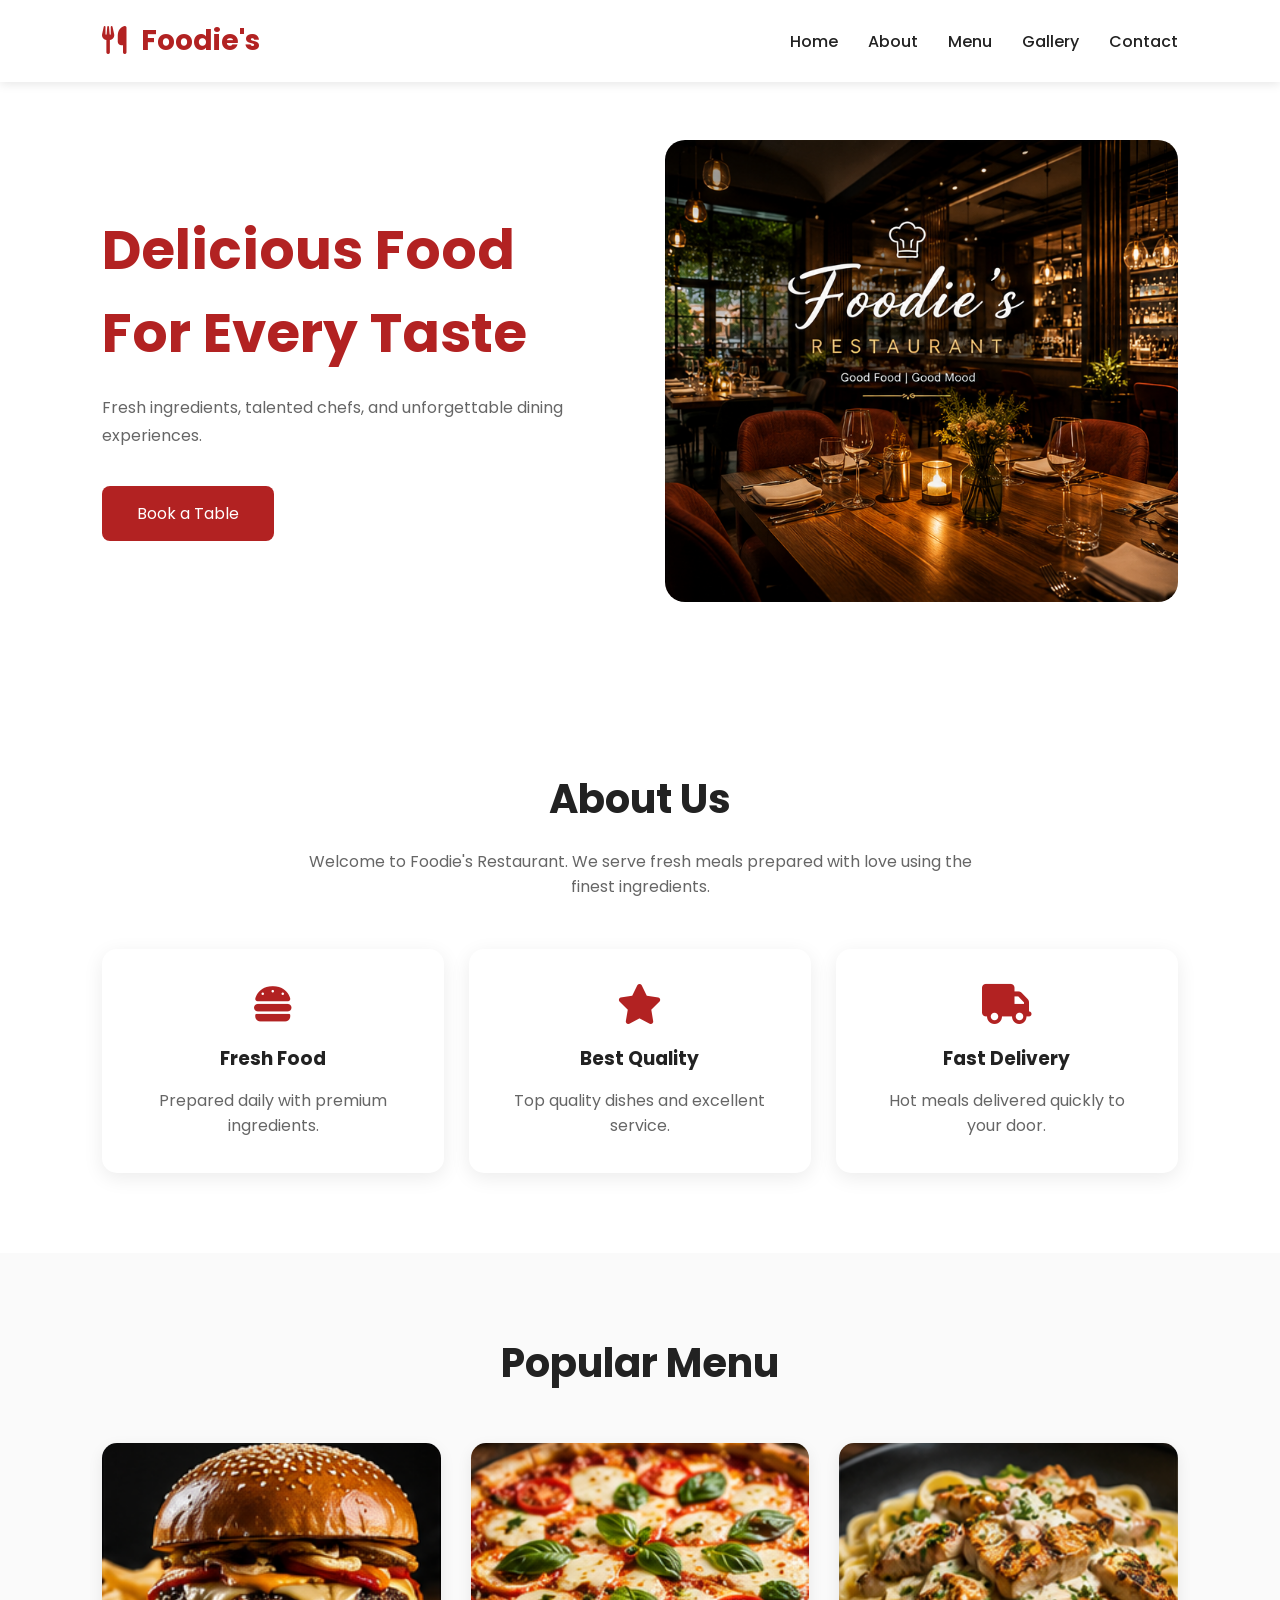
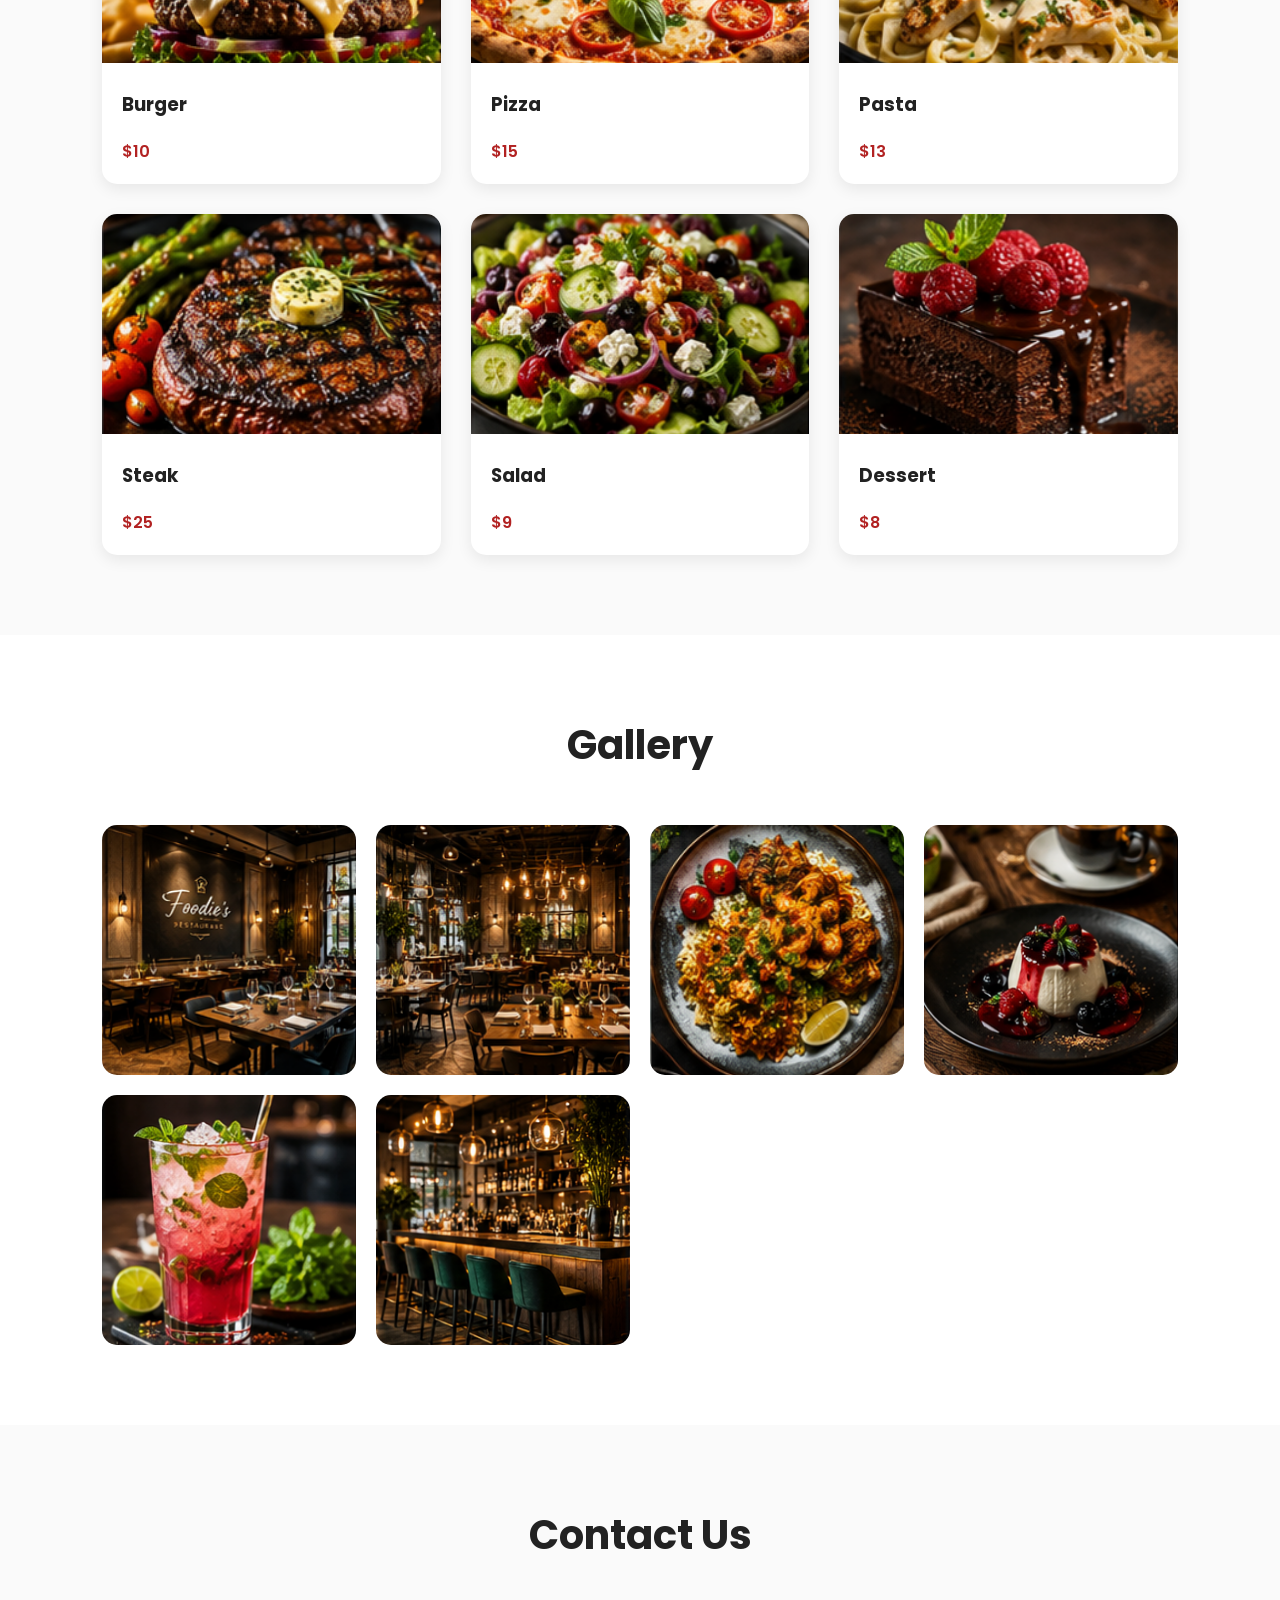
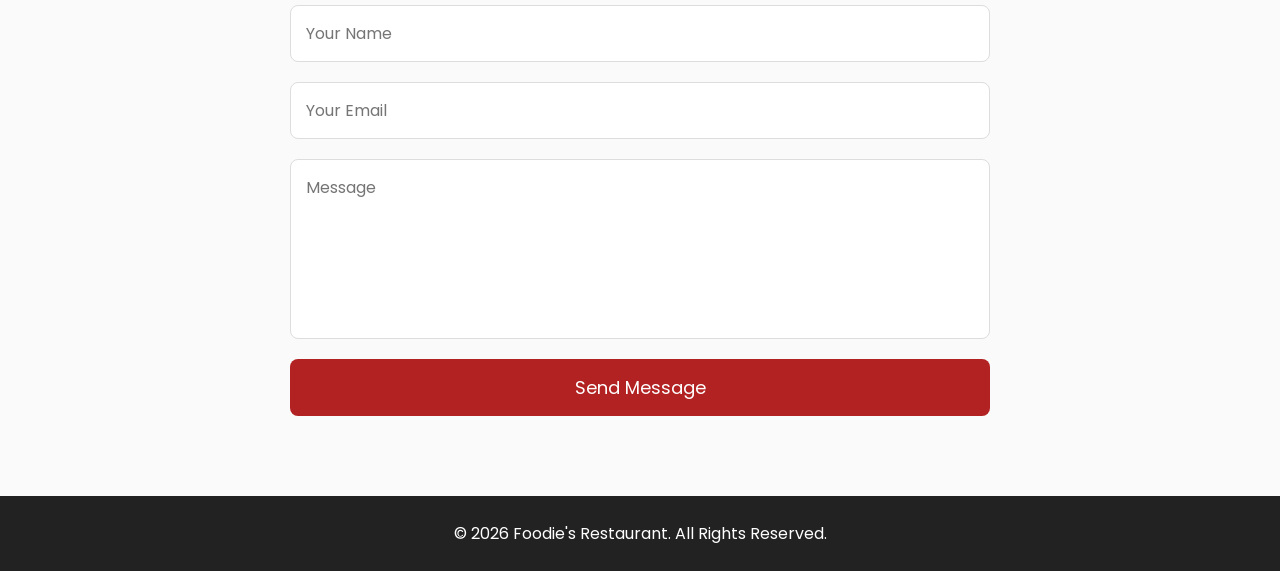
<file: index.html>
<!DOCTYPE html>
<html lang="en">
<head>
    <meta charset="UTF-8">
    <meta name="viewport" content="width=device-width, initial-scale=1.0">
    <title>Foodie's Restaurant</title>

    <link rel="stylesheet" href="style.css">

    <!-- Google Font -->
    <link href="https://fonts.googleapis.com/css2?family=Poppins:wght@300;400;500;600;700&display=swap" rel="stylesheet">

    <!-- Font Awesome -->
    <link rel="stylesheet"
    href="https://cdnjs.cloudflare.com/ajax/libs/font-awesome/6.5.2/css/all.min.css">
</head>

<body>

<!-- ================= NAVBAR ================= -->

<header>

    <div class="logo">
        <i class="fa-solid fa-utensils"></i>
        Foodie's
    </div>

    <nav>

        <ul id="menu">

            <li><a href="#home">Home</a></li>

            <li><a href="#about">About</a></li>

            <li><a href="#menu-section">Menu</a></li>

            <li><a href="#gallery">Gallery</a></li>

            <li><a href="#contact">Contact</a></li>

        </ul>

    </nav>

    <div class="menu-icon" id="menuIcon">
        <i class="fa-solid fa-bars"></i>
    </div>

</header>

<!-- ================= HERO ================= -->

<section class="hero" id="home">

    <div class="hero-text">

        <h1>Delicious Food For Every Taste</h1>

        <p>
            Fresh ingredients, talented chefs,
            and unforgettable dining experiences.
        </p>

        <a href="#" class="btn">Book a Table</a>

    </div>

    <div class="hero-image">

        <img src="images/hero.jpg.png" alt="Restaurant">

    </div>

</section>

<!-- ================= ABOUT ================= -->

<section class="about" id="about">

<h2>About Us</h2>

<p>

Welcome to Foodie's Restaurant.
We serve fresh meals prepared with love
using the finest ingredients.

</p>

<div class="about-boxes">

<div class="box">

<i class="fa-solid fa-burger"></i>

<h3>Fresh Food</h3>

<p>Prepared daily with premium ingredients.</p>

</div>

<div class="box">

<i class="fa-solid fa-star"></i>

<h3>Best Quality</h3>

<p>Top quality dishes and excellent service.</p>

</div>

<div class="box">

<i class="fa-solid fa-truck"></i>

<h3>Fast Delivery</h3>

<p>Hot meals delivered quickly to your door.</p>

</div>

</div>

</section>

<!-- ================= MENU ================= -->

<section class="menu" id="menu-section">

<h2>Popular Menu</h2>

<div class="cards">

<div class="card">

<img src="images/burger.jpg.png">

<h3>Burger</h3>

<p>$10</p>

</div>

<div class="card">

<img src="images/pizza.jpg.png">

<h3>Pizza</h3>

<p>$15</p>

</div>

<div class="card">

<img src="images/pasta.jpg.png">

<h3>Pasta</h3>

<p>$13</p>

</div>

<div class="card">

<img src="images/steak.jpg.png">

<h3>Steak</h3>

<p>$25</p>

</div>

<div class="card">

<img src="images/salad.jpg.png">

<h3>Salad</h3>

<p>$9</p>

</div>

<div class="card">

<img src="images/dessert.jpg.png">

<h3>Dessert</h3>

<p>$8</p>

</div>

</div>

</section>

<!-- ================= GALLERY ================= -->

<section class="gallery" id="gallery">

<h2>Gallery</h2>

<div class="gallery-images">

<img src="images/gallery1.jpg.png">

<img src="images/gallery2.jpg.png">

<img src="images/gallery3.jpg.png">

<img src="images/gallery4.jpg.png">

<img src="images/gallery5.jpg.png">

<img src="images/gallery6.jpg.png">

</div>

</section>

<!-- ================= CONTACT ================= -->

<section class="contact" id="contact">

<h2>Contact Us</h2>

<form>

<input type="text" placeholder="Your Name">

<input type="email" placeholder="Your Email">

<textarea placeholder="Message"></textarea>

<button  type="submit">Send Message</button>

</form>

</section>

<!-- ================= FOOTER ================= -->

<footer>

<p>

© 2026 Foodie's Restaurant.
All Rights Reserved.

</p>

</footer>

<script src="script.js"></script>

</body>
</html>
</file>
<file: style.css>
/* ===========================
   Google Font
=========================== */

*{
    margin:0;
    padding:0;
    box-sizing:border-box;
    scroll-behavior:smooth;
    font-family:'Poppins',sans-serif;
}

body{
    background:#fff;
    color:#222;
}

/* ===========================
   Navbar
=========================== */

header{
    width:100%;
    padding:20px 8%;
    display:flex;
    justify-content:space-between;
    align-items:center;
    background:#fff;
    box-shadow:0 2px 10px rgba(0,0,0,.1);
    position:fixed;
    top:0;
    left:0;
    z-index:1000;
}

.logo{
    font-size:28px;
    font-weight:700;
    color:#b22222;
}

.logo i{
    margin-right:8px;
}

nav ul{
    display:flex;
    list-style:none;
}

nav ul li{
    margin-left:30px;
}

nav ul li a{
    text-decoration:none;
    color:#222;
    font-weight:500;
    transition:.3s;
}

nav ul li a:hover{
    color:#b22222;
}

.menu-icon{
    display:none;
    font-size:28px;
    cursor:pointer;
}

/* ===========================
Hero Section
=========================== */

.hero{
    display:flex;
    justify-content:space-between;
    align-items:center;
    padding:140px 8% 80px;
    gap:50px;
}

.hero-text{
    flex:1;
}

.hero-text h1{
    font-size:55px;
    color:#b22222;
    margin-bottom:20px;
}

.hero-text p{
    color:#666;
    line-height:1.8;
    margin-bottom:35px;
}

.btn{
    display:inline-block;
    background:#b22222;
    color:#fff;
    padding:15px 35px;
    border-radius:8px;
    text-decoration:none;
    transition:.3s;
}

.btn:hover{
    background:#8b0000;
}

.hero-image{
    flex:1;
}

.hero-image img{
    width:100%;
    border-radius:20px;
}

/* ===========================
About
=========================== */

.about{
    padding:80px 8%;
    text-align:center;
}

.about h2{
    font-size:40px;
    margin-bottom:20px;
}

.about p{
    color:#666;
    max-width:700px;
    margin:auto;
}

.about-boxes{
    display:grid;
    grid-template-columns:repeat(auto-fit,minmax(250px,1fr));
    gap:25px;
    margin-top:50px;
}

.box{
    padding:35px;
    border-radius:15px;
    box-shadow:0 5px 20px rgba(0,0,0,.08);
    transition:.3s;
}

.box:hover{
    transform:translateY(-8px);
}

.box i{
    font-size:40px;
    color:#b22222;
    margin-bottom:20px;
}

.box h3{
    margin-bottom:15px;
}

/* ===========================
Menu
=========================== */

.menu{
    padding:80px 8%;
    background:#fafafa;
}

.menu h2{
    text-align:center;
    font-size:40px;
    margin-bottom:50px;
}

.cards{
    display:grid;
    grid-template-columns:repeat(auto-fit,minmax(250px,1fr));
    gap:30px;
}

.card{
    background:#fff;
    border-radius:15px;
    overflow:hidden;
    box-shadow:0 5px 15px rgba(0,0,0,.08);
    transition:.3s;
}

.card:hover{
    transform:translateY(-10px);
}

.card img{
    width:100%;
    height:220px;
    object-fit:cover;
}

.card h3{
    margin:20px;
}

.card p{
    margin:0 20px 20px;
    color:#b22222;
    font-weight:600;
}

/* ===========================
Gallery
=========================== */

.gallery{
    padding:80px 8%;
}

.gallery h2{
    text-align:center;
    font-size:40px;
    margin-bottom:50px;
}

.gallery-images{
    display:grid;
    grid-template-columns:repeat(auto-fit,minmax(250px,1fr));
    gap:20px;
}

.gallery-images img{
    width:100%;
    height:250px;
    object-fit:cover;
    border-radius:15px;
    transition:.4s;
    cursor:pointer;
}

.gallery-images img:hover{
    transform:scale(1.05);
}

/* ===========================
Contact
=========================== */

.contact{
    padding:80px 8%;
    background:#fafafa;
}

.contact h2{
    text-align:center;
    font-size:40px;
    margin-bottom:40px;
}

.contact form{
    max-width:700px;
    margin:auto;
    display:flex;
    flex-direction:column;
}

.contact input,
.contact textarea{
    width:100%;
    padding:15px;
    margin-bottom:20px;
    border:1px solid #ddd;
    border-radius:8px;
    outline:none;
    font-size:16px;
}

.contact textarea{
    resize:none;
    height:180px;
}

.contact button{
    background:#b22222;
    color:#fff;
    padding:15px;
    border:none;
    border-radius:8px;
    cursor:pointer;
    font-size:18px;
    transition:.3s;
}

.contact button:hover{
    background:#8b0000;
}

/* ===========================
Footer
=========================== */

footer{
    background:#222;
    color:#fff;
    text-align:center;
    padding:25px;
}

/* ===========================
Animations
=========================== */

.hero-text,
.hero-image,
.box,
.card,
.gallery-images img{
    animation:fadeUp .8s ease;
}

@keyframes fadeUp{

    from{

        opacity:0;
        transform:translateY(40px);

    }

    to{

        opacity:1;
        transform:translateY(0);

    }

}

/* ===========================
Responsive
=========================== */

@media(max-width:992px){

.hero{

flex-direction:column;
text-align:center;

}

.hero-text h1{

font-size:40px;

}

}

@media(max-width:768px){

.menu-icon{

display:block;

}

nav{

position:absolute;
top:80px;
left:0;
width:100%;
background:#fff;
display:none;

}

nav.active{

display:block;

}

nav ul{

flex-direction:column;
padding:20px;

}

nav ul li{

margin:15px 0;
text-align:center;

}

.hero{

padding-top:120px;

}

.hero-text h1{

font-size:32px;

}

.about h2,
.menu h2,
.gallery h2,
.contact h2{

font-size:30px;

}

.cards{

grid-template-columns:1fr;

}

.gallery-images{

grid-template-columns:1fr;

}

.about-boxes{

grid-template-columns:1fr;

}

}

@media(max-width:480px){

header{

padding:15px 5%;

}

.logo{

font-size:22px;

}

.btn{

padding:12px 25px;

}

.hero-text h1{

font-size:28px;

}

.hero-text p{

font-size:15px;

}

}
</file>
